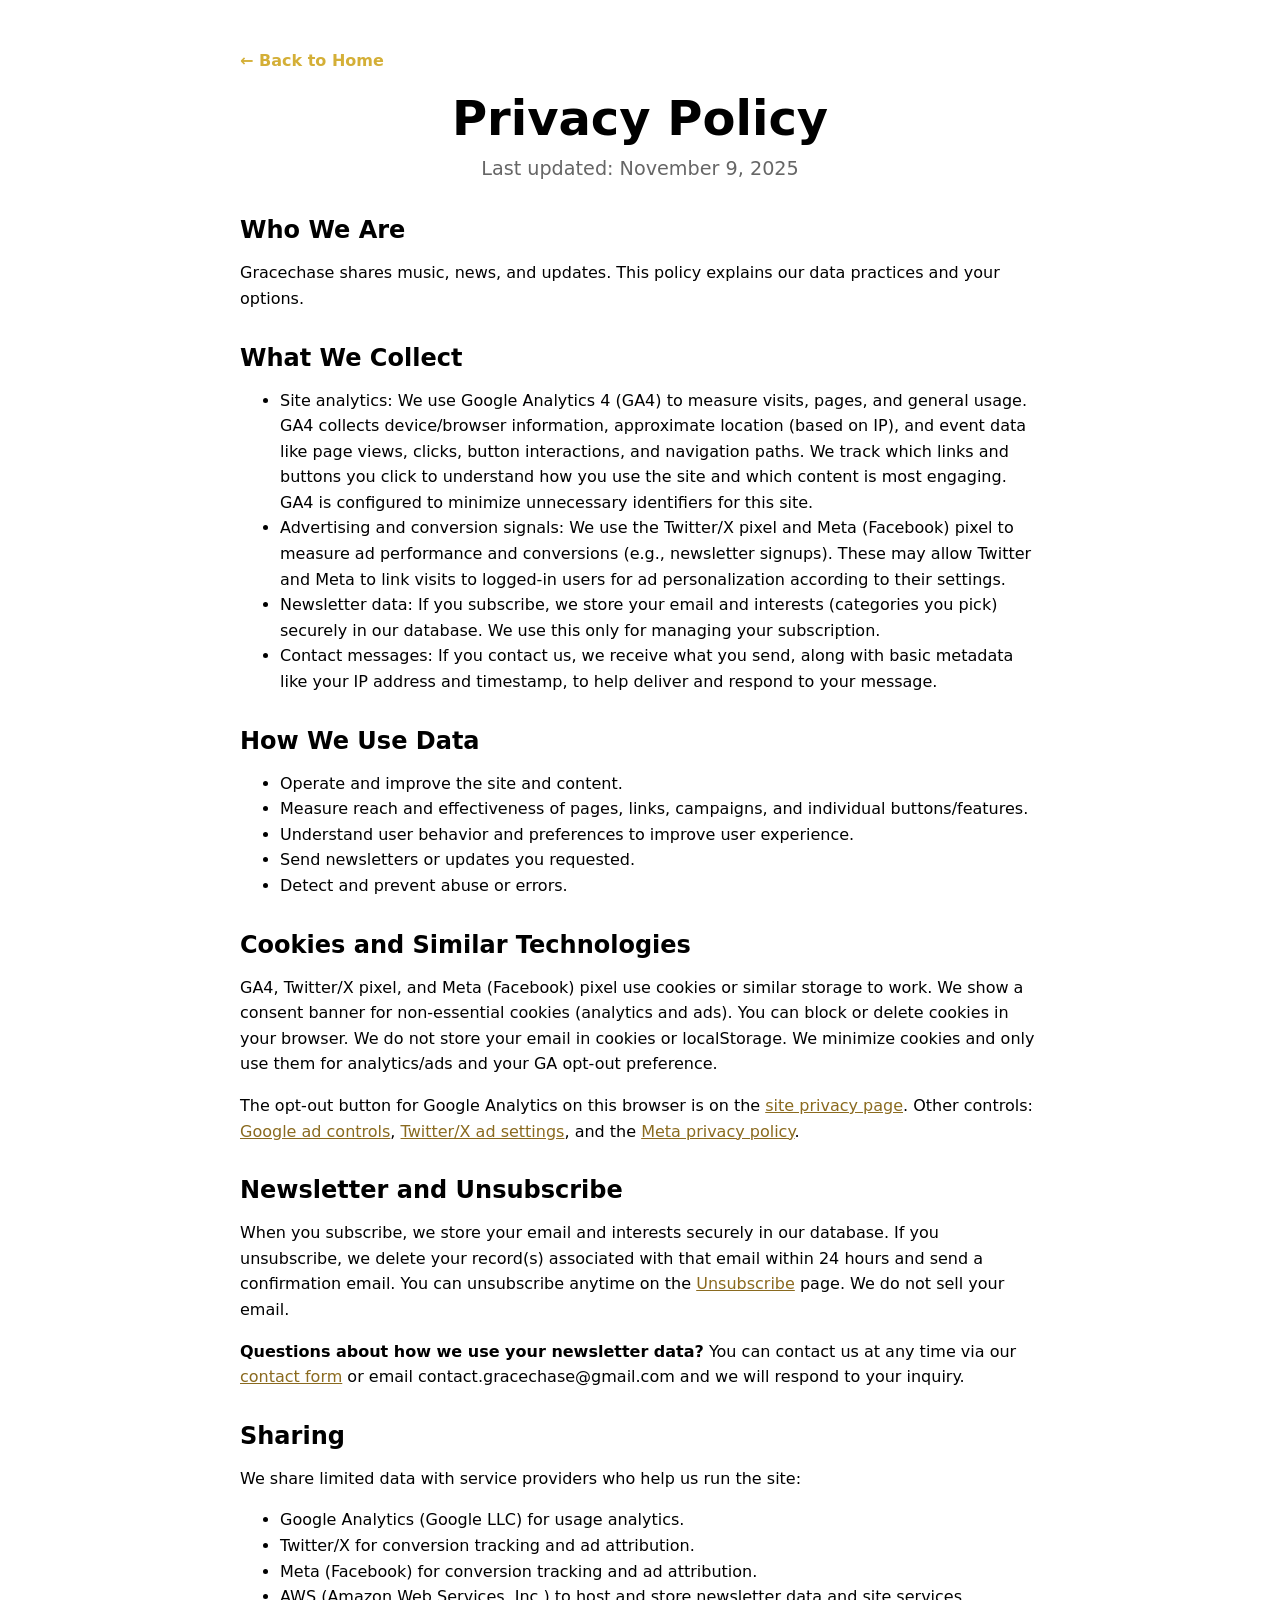
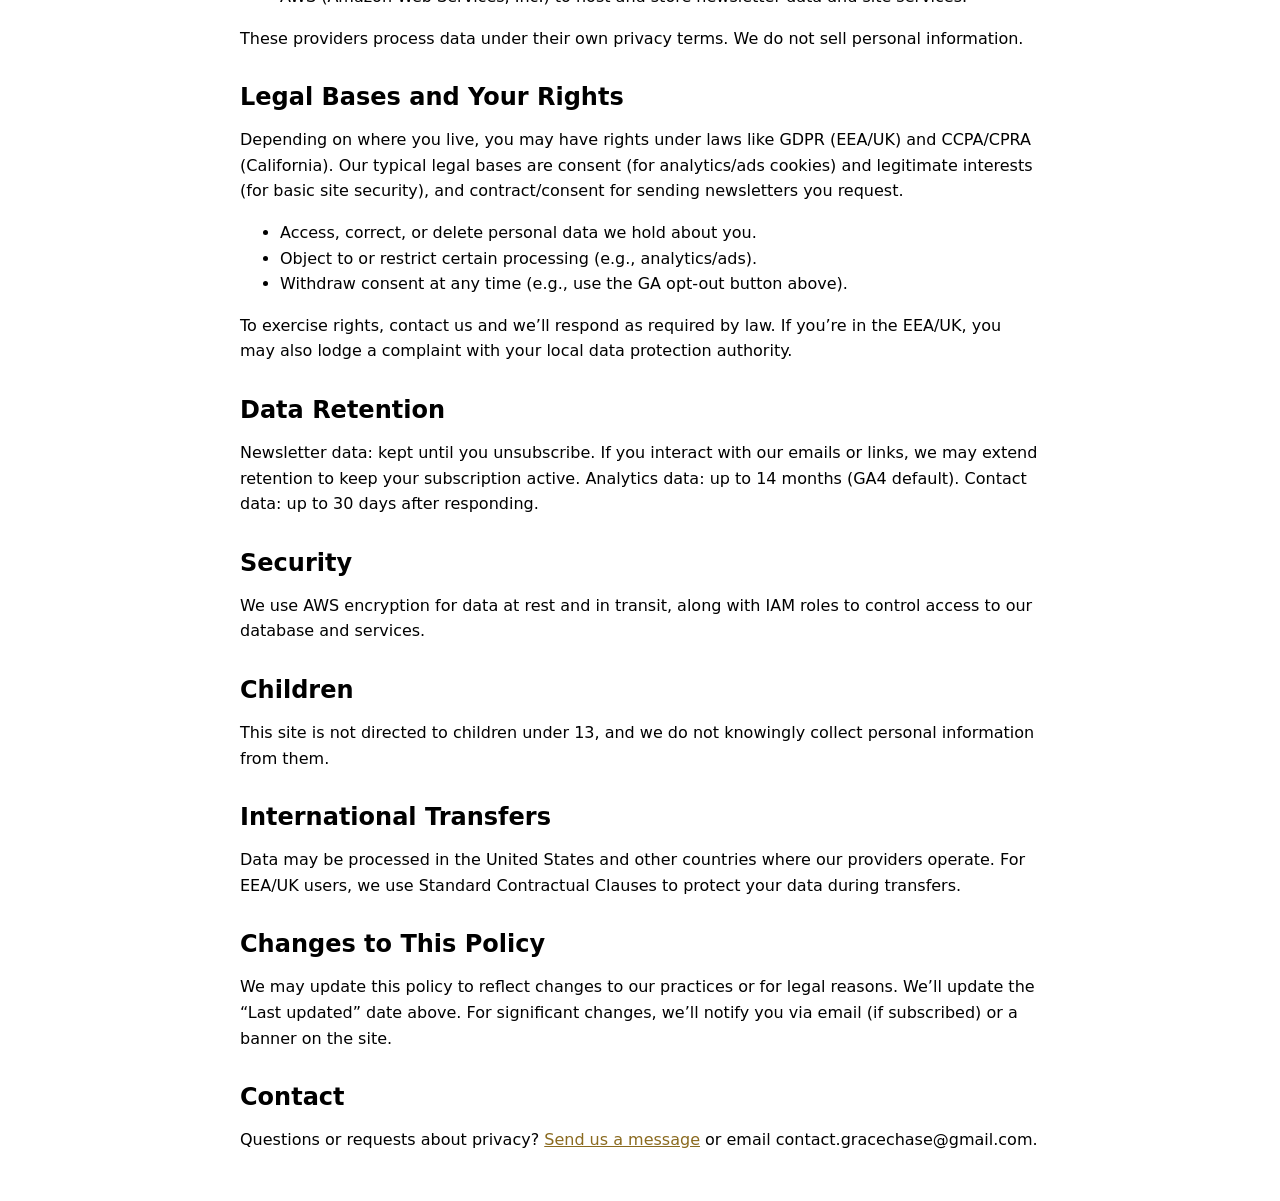
<file: public/privacy.html>
<!doctype html>
<html lang="en">
<head>
  <meta charset="utf-8">
  <meta name="viewport" content="width=device-width, initial-scale=1">
  <title>Privacy Policy | Gracechase</title>
  <link rel="icon" href="/images/favicon/favicon.ico">
  <style>
    body { margin: 0; background: #fff; color: #000; font-family: system-ui, -apple-system, "Segoe UI", Roboto, Arial, sans-serif; }
    main { max-width: 800px; margin: 0 auto; padding: 2rem; }
    a { color: #8a6a1f; }
    h1 { font-size: 3rem; margin: 0 0 0.5rem; text-align: center; }
    .updated { text-align: center; color: #666; font-size: 1.2rem; margin-top: 0; }
    h2 { font-size: 1.5rem; margin: 2rem 0 1rem; }
    p, li { line-height: 1.6; }
    .back { color: #D4AF37; font-weight: 700; text-decoration: none; }
  </style>
</head>
<body>
  <main>
    <p><a class="back" href="https://www.gracechase.com/">← Back to Home</a></p>
    <h1>Privacy Policy</h1>
    <p class="updated">Last updated: November 9, 2025</p>

    <h2>Who We Are</h2>
    <p>Gracechase shares music, news, and updates. This policy explains our data practices and your options.</p>

    <h2>What We Collect</h2>
    <ul>
      <li>Site analytics: We use Google Analytics 4 (GA4) to measure visits, pages, and general usage. GA4 collects device/browser information, approximate location (based on IP), and event data like page views, clicks, button interactions, and navigation paths. We track which links and buttons you click to understand how you use the site and which content is most engaging. GA4 is configured to minimize unnecessary identifiers for this site.</li>
      <li>Advertising and conversion signals: We use the Twitter/X pixel and Meta (Facebook) pixel to measure ad performance and conversions (e.g., newsletter signups). These may allow Twitter and Meta to link visits to logged-in users for ad personalization according to their settings.</li>
      <li>Newsletter data: If you subscribe, we store your email and interests (categories you pick) securely in our database. We use this only for managing your subscription.</li>
      <li>Contact messages: If you contact us, we receive what you send, along with basic metadata like your IP address and timestamp, to help deliver and respond to your message.</li>
    </ul>

    <h2>How We Use Data</h2>
    <ul>
      <li>Operate and improve the site and content.</li>
      <li>Measure reach and effectiveness of pages, links, campaigns, and individual buttons/features.</li>
      <li>Understand user behavior and preferences to improve user experience.</li>
      <li>Send newsletters or updates you requested.</li>
      <li>Detect and prevent abuse or errors.</li>
    </ul>

    <h2>Cookies and Similar Technologies</h2>
    <p>GA4, Twitter/X pixel, and Meta (Facebook) pixel use cookies or similar storage to work. We show a consent banner for non-essential cookies (analytics and ads). You can block or delete cookies in your browser. We do not store your email in cookies or localStorage. We minimize cookies and only use them for analytics/ads and your GA opt-out preference.</p>
    <p>The opt-out button for Google Analytics on this browser is on the <a href="https://www.gracechase.com/#/privacy">site privacy page</a>. Other controls: <a href="https://myadcenter.google.com/">Google ad controls</a>, <a href="https://help.twitter.com/en/safety-and-security/privacy-controls-for-tailored-ads">Twitter/X ad settings</a>, and the <a href="https://www.facebook.com/privacy/policy/">Meta privacy policy</a>.</p>

    <h2>Newsletter and Unsubscribe</h2>
    <p>When you subscribe, we store your email and interests securely in our database. If you unsubscribe, we delete your record(s) associated with that email within 24 hours and send a confirmation email. You can unsubscribe anytime on the <a href="https://www.gracechase.com/#/unsubscribe">Unsubscribe</a> page. We do not sell your email.</p>
    <p><strong>Questions about how we use your newsletter data?</strong> You can contact us at any time via our <a href="https://www.gracechase.com/#/contact">contact form</a> or email contact.gracechase@gmail.com and we will respond to your inquiry.</p>

    <h2>Sharing</h2>
    <p>We share limited data with service providers who help us run the site:</p>
    <ul>
      <li>Google Analytics (Google LLC) for usage analytics.</li>
      <li>Twitter/X for conversion tracking and ad attribution.</li>
      <li>Meta (Facebook) for conversion tracking and ad attribution.</li>
      <li>AWS (Amazon Web Services, Inc.) to host and store newsletter data and site services.</li>
    </ul>
    <p>These providers process data under their own privacy terms. We do not sell personal information.</p>

    <h2>Legal Bases and Your Rights</h2>
    <p>Depending on where you live, you may have rights under laws like GDPR (EEA/UK) and CCPA/CPRA (California). Our typical legal bases are consent (for analytics/ads cookies) and legitimate interests (for basic site security), and contract/consent for sending newsletters you request.</p>
    <ul>
      <li>Access, correct, or delete personal data we hold about you.</li>
      <li>Object to or restrict certain processing (e.g., analytics/ads).</li>
      <li>Withdraw consent at any time (e.g., use the GA opt-out button above).</li>
    </ul>
    <p>To exercise rights, contact us and we’ll respond as required by law. If you’re in the EEA/UK, you may also lodge a complaint with your local data protection authority.</p>

    <h2>Data Retention</h2>
    <p>Newsletter data: kept until you unsubscribe. If you interact with our emails or links, we may extend retention to keep your subscription active. Analytics data: up to 14 months (GA4 default). Contact data: up to 30 days after responding.</p>

    <h2>Security</h2>
    <p>We use AWS encryption for data at rest and in transit, along with IAM roles to control access to our database and services.</p>

    <h2>Children</h2>
    <p>This site is not directed to children under 13, and we do not knowingly collect personal information from them.</p>

    <h2>International Transfers</h2>
    <p>Data may be processed in the United States and other countries where our providers operate. For EEA/UK users, we use Standard Contractual Clauses to protect your data during transfers.</p>

    <h2>Changes to This Policy</h2>
    <p>We may update this policy to reflect changes to our practices or for legal reasons. We’ll update the “Last updated” date above. For significant changes, we’ll notify you via email (if subscribed) or a banner on the site.</p>

    <h2>Contact</h2>
    <p>Questions or requests about privacy? <a href="https://www.gracechase.com/#/contact">Send us a message</a> or email contact.gracechase@gmail.com.</p>
  </main>
</body>
</html>
</file>
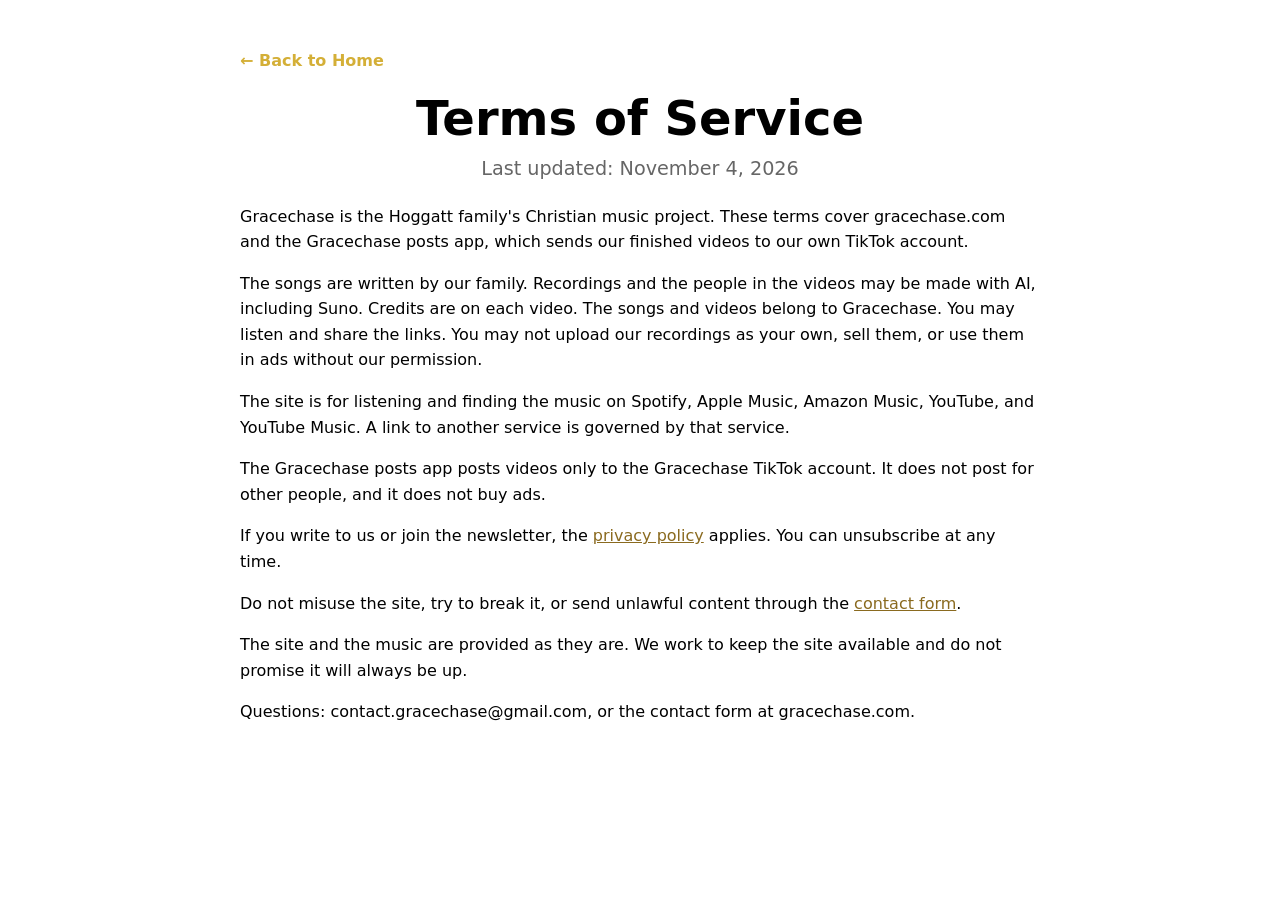
<file: public/terms.html>
<!doctype html>
<html lang="en">
<head>
  <meta charset="utf-8">
  <meta name="viewport" content="width=device-width, initial-scale=1">
  <title>Terms of Service | Gracechase</title>
  <link rel="icon" href="/images/favicon/favicon.ico">
  <style>
    body { margin: 0; background: #fff; color: #000; font-family: system-ui, -apple-system, "Segoe UI", Roboto, Arial, sans-serif; }
    main { max-width: 800px; margin: 0 auto; padding: 2rem; }
    a { color: #8a6a1f; }
    h1 { font-size: 3rem; margin: 0 0 0.5rem; text-align: center; }
    .updated { text-align: center; color: #666; font-size: 1.2rem; margin-top: 0; }
    p { line-height: 1.6; }
    .back { color: #D4AF37; font-weight: 700; text-decoration: none; }
  </style>
</head>
<body>
  <main>
    <p><a class="back" href="https://www.gracechase.com/">← Back to Home</a></p>
    <h1>Terms of Service</h1>
    <p class="updated">Last updated: November 4, 2026</p>
    <p>Gracechase is the Hoggatt family's Christian music project. These terms cover gracechase.com and the Gracechase posts app, which sends our finished videos to our own TikTok account.</p>
    <p>The songs are written by our family. Recordings and the people in the videos may be made with AI, including Suno. Credits are on each video. The songs and videos belong to Gracechase. You may listen and share the links. You may not upload our recordings as your own, sell them, or use them in ads without our permission.</p>
    <p>The site is for listening and finding the music on Spotify, Apple Music, Amazon Music, YouTube, and YouTube Music. A link to another service is governed by that service.</p>
    <p>The Gracechase posts app posts videos only to the Gracechase TikTok account. It does not post for other people, and it does not buy ads.</p>
    <p>If you write to us or join the newsletter, the <a href="https://www.gracechase.com/privacy">privacy policy</a> applies. You can unsubscribe at any time.</p>
    <p>Do not misuse the site, try to break it, or send unlawful content through the <a href="https://www.gracechase.com/#/contact">contact form</a>.</p>
    <p>The site and the music are provided as they are. We work to keep the site available and do not promise it will always be up.</p>
    <p>Questions: contact.gracechase@gmail.com, or the contact form at gracechase.com.</p>
  </main>
</body>
</html>
</file>
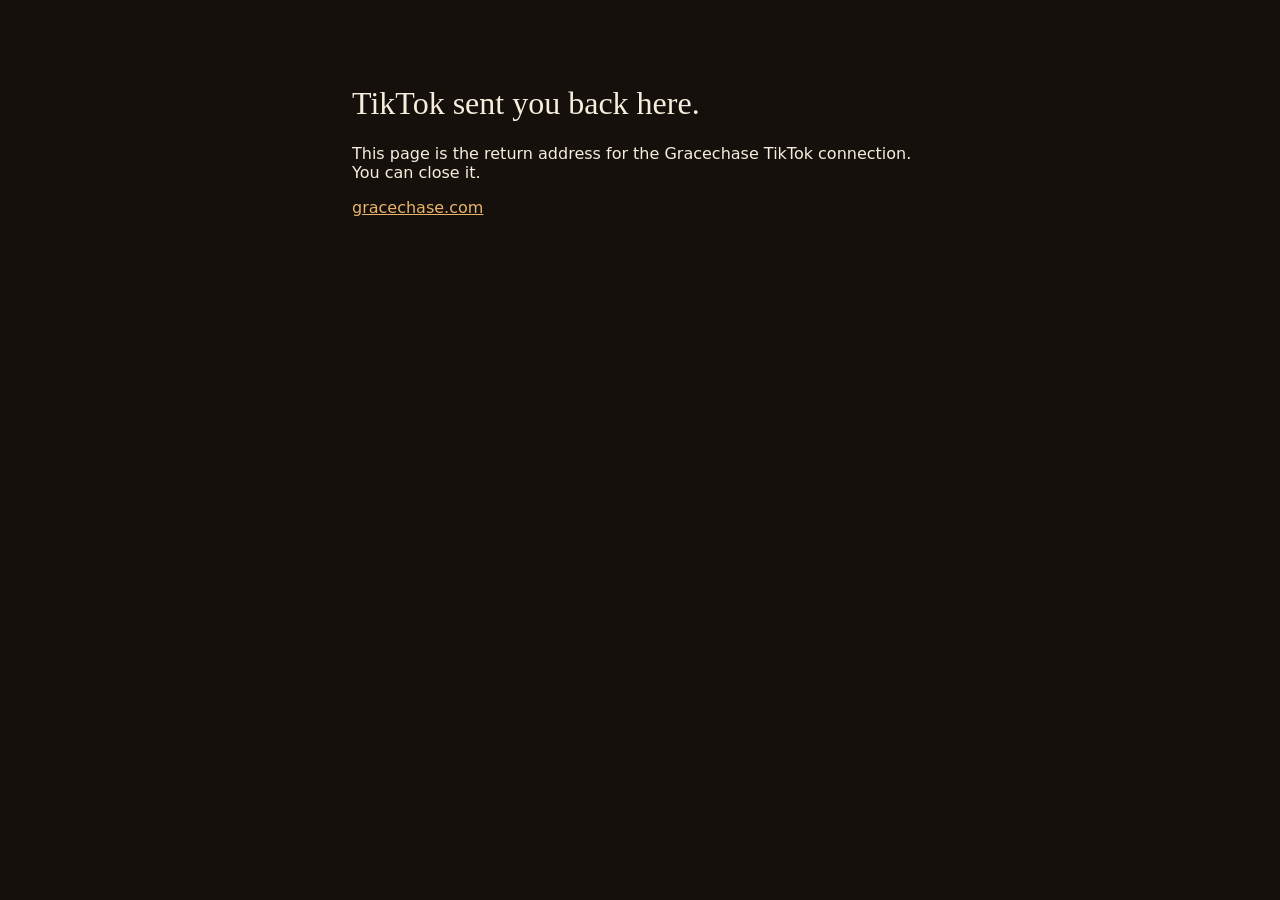
<file: public/tiktok/callback.html>
<!doctype html>
<html lang="en">
<head>
  <meta charset="utf-8">
  <meta name="viewport" content="width=device-width, initial-scale=1">
  <title>TikTok connection | Gracechase</title>
  <style>
    body { margin: 0; min-height: 100vh; background: #15100c; color: #f6eddc; font-family: system-ui, "Segoe UI", sans-serif; }
    main { max-width: 36rem; margin: 0 auto; padding: 4rem 1.25rem; }
    a { color: #e8b46a; }
    h1 { font-family: Georgia, serif; font-weight: 500; font-size: 2rem; }
  </style>
</head>
<body>
  <main>
    <h1>TikTok sent you back here.</h1>
    <p>This page is the return address for the Gracechase TikTok connection. You can close it.</p>
    <p><a href="https://www.gracechase.com/">gracechase.com</a></p>
  </main>
</body>
</html>
</file>
